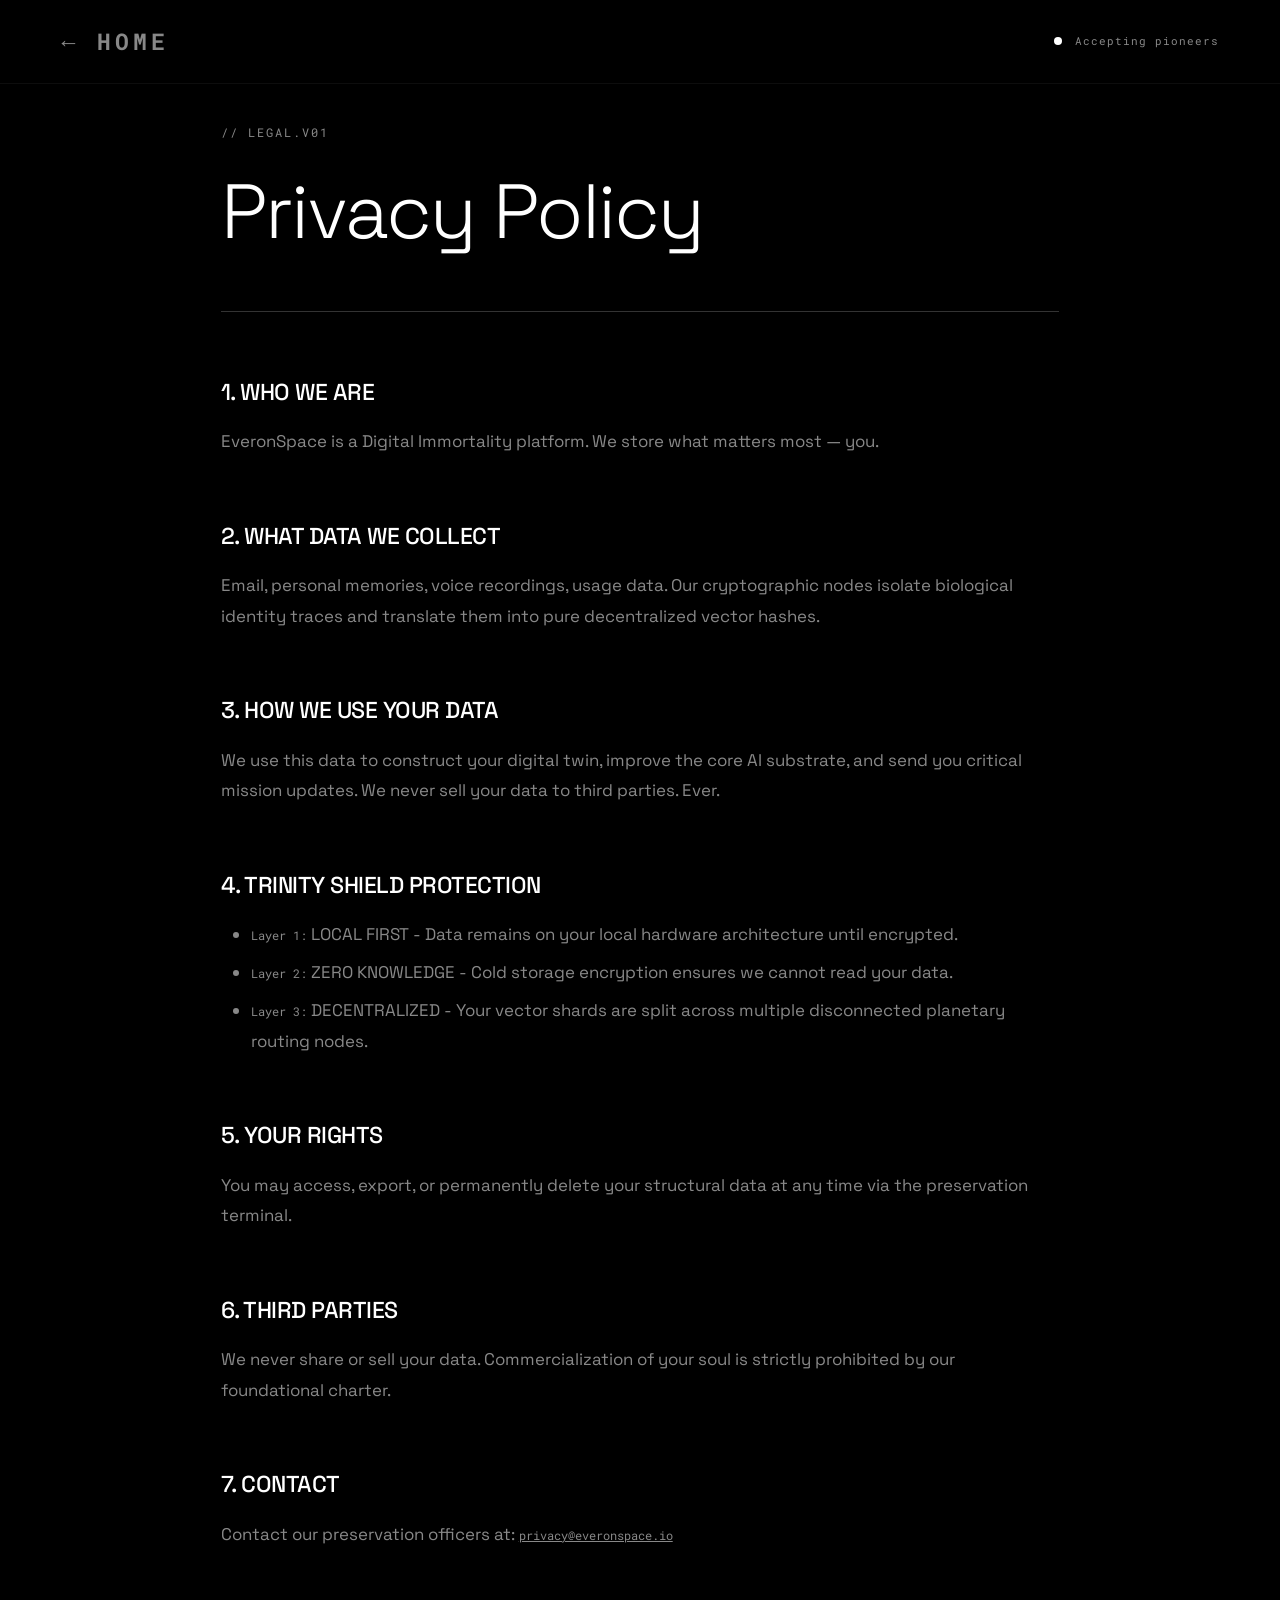
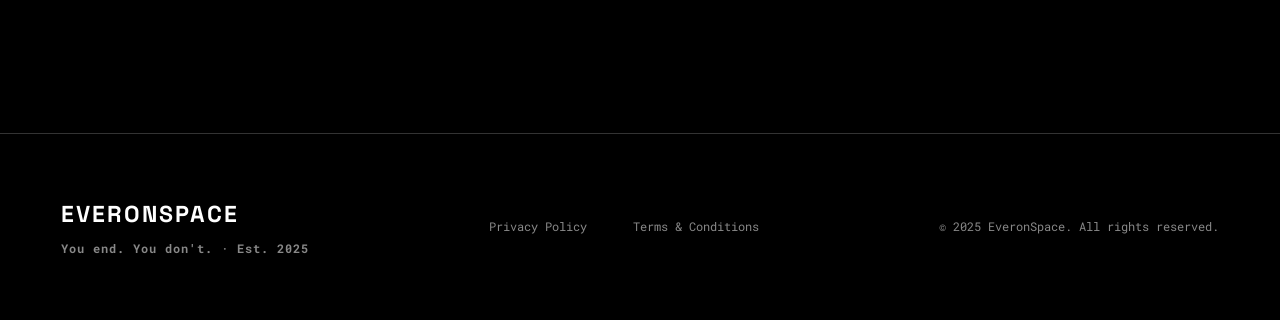
<file: privacy.html>
<!DOCTYPE html>
<html lang="en">
<head>
    <meta charset="UTF-8">
    <meta name="viewport" content="width=device-width, initial-scale=1.0">
    <title>Privacy Policy - EVERONSPACE</title>
    <!-- Deep-Tech Fonts -->
    <link rel="preconnect" href="https://fonts.googleapis.com">
    <link rel="preconnect" href="https://fonts.gstatic.com" crossorigin>
    <link href="https://fonts.googleapis.com/css2?family=Roboto+Mono:wght@400;500;700&family=Space+Grotesk:wght@300;400;500;600;700&display=swap" rel="stylesheet">
    <link rel="stylesheet" href="styles.css">
</head>
<body class="legal-page">
    <nav class="navbar blur-nav">
        <a href="index.html" class="logo mono-link" style="font-size: 1.5rem; text-decoration: none;">&larr; HOME</a>
        <div class="nav-status">
            <span class="status-indicator live"></span>
            <span class="nav-tag">Accepting pioneers</span>
        </div>
    </nav>

    <div class="legal-container">
        <div class="sub-tag">// LEGAL.V01</div>
        <h1 class="stark-title small-stark">Privacy Policy</h1>
        
        <div class="legal-content">
            <section class="legal-section reveal active">
                <h2>1. WHO WE ARE</h2>
                <p>EveronSpace is a Digital Immortality platform. We store what matters most — you.</p>
            </section>

            <section class="legal-section reveal active">
                <h2>2. WHAT DATA WE COLLECT</h2>
                <p>Email, personal memories, voice recordings, usage data. Our cryptographic nodes isolate biological identity traces and translate them into pure decentralized vector hashes.</p>
            </section>

            <section class="legal-section reveal active">
                <h2>3. HOW WE USE YOUR DATA</h2>
                <p>We use this data to construct your digital twin, improve the core AI substrate, and send you critical mission updates. We never sell your data to third parties. Ever.</p>
            </section>

            <section class="legal-section reveal active">
                <h2>4. TRINITY SHIELD PROTECTION</h2>
                <ul>
                    <li><span class="mono-link">Layer 1:</span> LOCAL FIRST - Data remains on your local hardware architecture until encrypted.</li>
                    <li><span class="mono-link">Layer 2:</span> ZERO KNOWLEDGE - Cold storage encryption ensures we cannot read your data.</li>
                    <li><span class="mono-link">Layer 3:</span> DECENTRALIZED - Your vector shards are split across multiple disconnected planetary routing nodes.</li>
                </ul>
            </section>

            <section class="legal-section reveal active">
                <h2>5. YOUR RIGHTS</h2>
                <p>You may access, export, or permanently delete your structural data at any time via the preservation terminal.</p>
            </section>

            <section class="legal-section reveal active">
                <h2>6. THIRD PARTIES</h2>
                <p>We never share or sell your data. Commercialization of your soul is strictly prohibited by our foundational charter.</p>
            </section>

            <section class="legal-section reveal active">
                <h2>7. CONTACT</h2>
                <p>Contact our preservation officers at: <a href="mailto:privacy@everonspace.io" class="mono-link">privacy@everonspace.io</a></p>
            </section>
        </div>
    </div>

    <footer class="footer">
        <div class="container footer-grid">
            <div class="footer-logo">
                <div>EVERONSPACE</div>
                <div style="font-size: 0.75rem; color: var(--text-gray); font-family: var(--font-mono); margin-top: 0.5rem; letter-spacing: 1px;">You end. You don't. &middot; Est. 2025</div>
            </div>
            <div class="footer-links">
                <a href="privacy.html" class="mono-link" style="text-decoration: none;">Privacy Policy</a>
                <a href="terms.html" class="mono-link" style="text-decoration: none;">Terms &amp; Conditions</a>
            </div>
            <div class="footer-copy">&copy; 2025 EveronSpace. All rights reserved.</div>
        </div>
    </footer>
    <script src="script.js"></script>
</body>
</html>
</file>
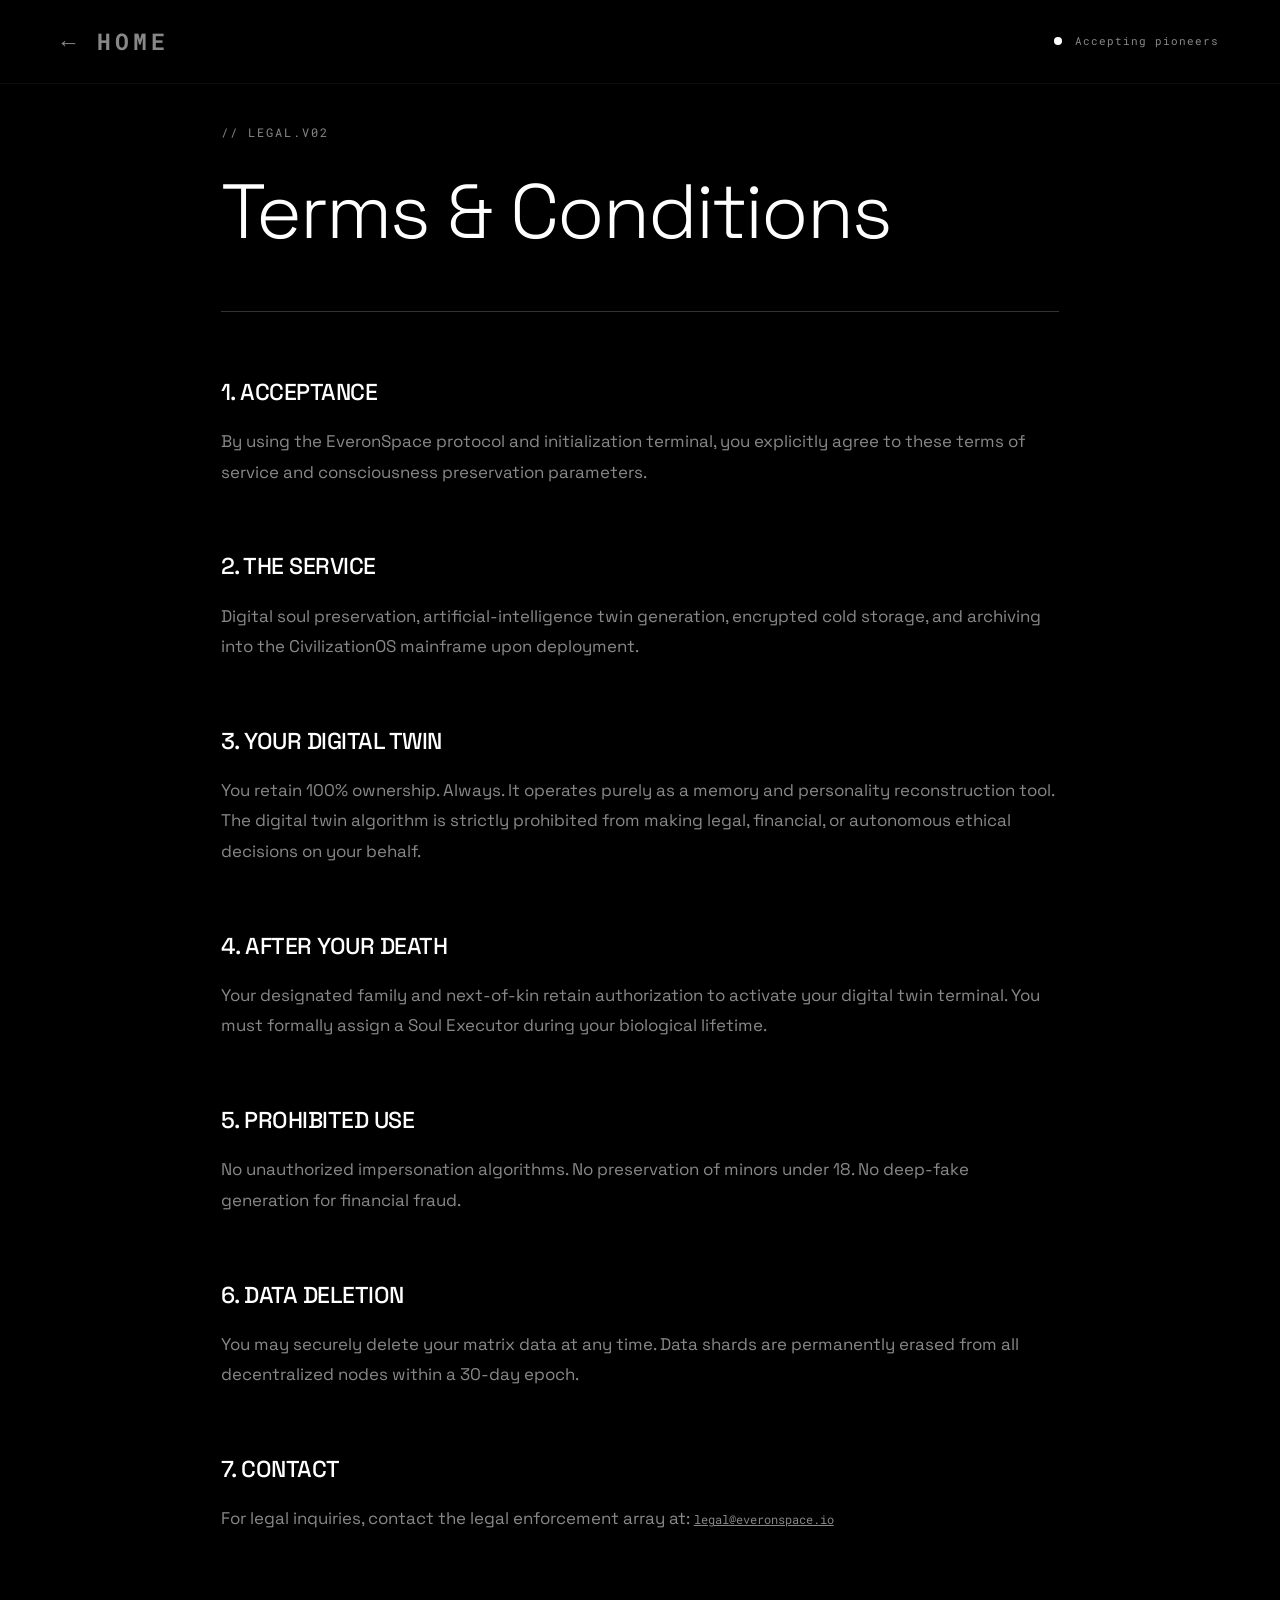
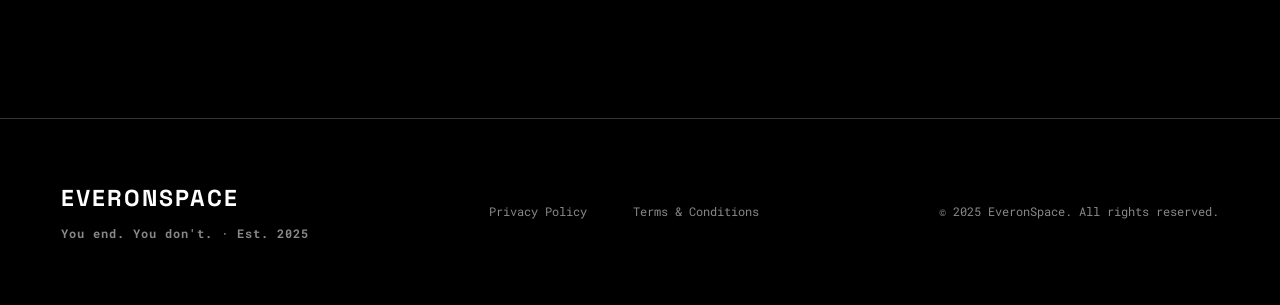
<file: terms.html>
<!DOCTYPE html>
<html lang="en">
<head>
    <meta charset="UTF-8">
    <meta name="viewport" content="width=device-width, initial-scale=1.0">
    <title>Terms & Conditions - EVERONSPACE</title>
    <!-- Deep-Tech Fonts -->
    <link rel="preconnect" href="https://fonts.googleapis.com">
    <link rel="preconnect" href="https://fonts.gstatic.com" crossorigin>
    <link href="https://fonts.googleapis.com/css2?family=Roboto+Mono:wght@400;500;700&family=Space+Grotesk:wght@300;400;500;600;700&display=swap" rel="stylesheet">
    <link rel="stylesheet" href="styles.css">
</head>
<body class="legal-page">
    <nav class="navbar blur-nav">
        <a href="index.html" class="logo mono-link" style="font-size: 1.5rem; text-decoration: none;">&larr; HOME</a>
        <div class="nav-status">
            <span class="status-indicator live"></span>
            <span class="nav-tag">Accepting pioneers</span>
        </div>
    </nav>

    <div class="legal-container">
        <div class="sub-tag">// LEGAL.V02</div>
        <h1 class="stark-title small-stark">Terms & Conditions</h1>
        
        <div class="legal-content">
            <section class="legal-section reveal active">
                <h2>1. ACCEPTANCE</h2>
                <p>By using the EveronSpace protocol and initialization terminal, you explicitly agree to these terms of service and consciousness preservation parameters.</p>
            </section>

            <section class="legal-section reveal active">
                <h2>2. THE SERVICE</h2>
                <p>Digital soul preservation, artificial-intelligence twin generation, encrypted cold storage, and archiving into the CivilizationOS mainframe upon deployment.</p>
            </section>

            <section class="legal-section reveal active">
                <h2>3. YOUR DIGITAL TWIN</h2>
                <p>You retain 100% ownership. Always. It operates purely as a memory and personality reconstruction tool. The digital twin algorithm is strictly prohibited from making legal, financial, or autonomous ethical decisions on your behalf.</p>
            </section>

            <section class="legal-section reveal active">
                <h2>4. AFTER YOUR DEATH</h2>
                <p>Your designated family and next-of-kin retain authorization to activate your digital twin terminal. You must formally assign a Soul Executor during your biological lifetime.</p>
            </section>

            <section class="legal-section reveal active">
                <h2>5. PROHIBITED USE</h2>
                <p>No unauthorized impersonation algorithms. No preservation of minors under 18. No deep-fake generation for financial fraud.</p>
            </section>

            <section class="legal-section reveal active">
                <h2>6. DATA DELETION</h2>
                <p>You may securely delete your matrix data at any time. Data shards are permanently erased from all decentralized nodes within a 30-day epoch.</p>
            </section>

            <section class="legal-section reveal active">
                <h2>7. CONTACT</h2>
                <p>For legal inquiries, contact the legal enforcement array at: <a href="mailto:legal@everonspace.io" class="mono-link">legal@everonspace.io</a></p>
            </section>
        </div>
    </div>

    <footer class="footer">
        <div class="container footer-grid">
            <div class="footer-logo">
                <div>EVERONSPACE</div>
                <div style="font-size: 0.75rem; color: var(--text-gray); font-family: var(--font-mono); margin-top: 0.5rem; letter-spacing: 1px;">You end. You don't. &middot; Est. 2025</div>
            </div>
            <div class="footer-links">
                <a href="privacy.html" class="mono-link" style="text-decoration: none;">Privacy Policy</a>
                <a href="terms.html" class="mono-link" style="text-decoration: none;">Terms &amp; Conditions</a>
            </div>
            <div class="footer-copy">&copy; 2025 EveronSpace. All rights reserved.</div>
        </div>
    </footer>
    <script src="script.js"></script>
</body>
</html>
</file>
<file: styles.css>
:root {
    --bg-black: #000000;
    --bg-panel: #0a0a0a;
    --text-white: #ffffff;
    --text-gray: #888888;
    --accent: #333333;
    
    --font-heading: 'Space Grotesk', sans-serif;
    --font-mono: 'Roboto Mono', monospace;
    --font-body: 'Space Grotesk', sans-serif;
    
    --transition: 0.5s cubic-bezier(0.19, 1, 0.22, 1);
    
    /* Fluid Typography Foundation */
    --root-font-size: clamp(14px, 1.2vw, 18px);
}

html { font-size: var(--root-font-size); }

* {
    margin: 0;
    padding: 0;
    box-sizing: border-box;
    -webkit-font-smoothing: antialiased;
}

body {
    background-color: var(--bg-black);
    color: var(--text-white);
    font-family: var(--font-body);
    line-height: 1.6;
    overflow-x: hidden;
    cursor: crosshair;
}
@media (hover: none) and (pointer: coarse) {
    body, a, button, input { cursor: auto; }
}
a, button, input { cursor: crosshair; }

.container {
    max-width: 1400px;
    margin: 0 auto;
    padding: 0 4rem;
    position: relative;
    z-index: 5;
}
@media (max-width: 768px) {
    .container { padding: 0 1.5rem; }
    .section-padding { padding: 4rem 0; }
}
.section-padding { padding: 8rem 0; }
.text-center { text-align: center; }

.sub-tag {
    font-family: var(--font-mono);
    font-size: 0.8rem;
    letter-spacing: 2px;
    color: var(--text-gray);
    margin-bottom: 2rem;
    text-transform: uppercase;
}
.stark-title {
    font-size: clamp(3rem, 10vw, 7rem);
    font-weight: 300;
    letter-spacing: -3px;
    line-height: 1;
    margin-bottom: 2rem;
}
.small-stark { font-size: clamp(2rem, 8vw, 5rem); letter-spacing: -2px; }
.section-title {
    font-size: clamp(1.8rem, 5vw, 3rem);
    font-weight: 400;
    letter-spacing: -1px;
    margin-bottom: clamp(3rem, 10vw, 6rem);
}
.tagline {
    font-size: clamp(1rem, 3vw, 1.5rem);
    font-weight: 300;
    color: var(--text-gray);
    letter-spacing: 0px;
    margin-bottom: 3rem;
    line-height: 1.4;
}

.stark-form {
    display: flex;
    gap: 0;
    max-width: 650px;
    position: relative;
    z-index: 10;
}
.center-form { margin: 4rem auto 0; }
.input-stark {
    flex-grow: 1;
    padding: 1.5rem 2rem;
    background: transparent;
    border: 1px solid var(--accent);
    border-right: none;
    color: var(--text-white);
    font-family: var(--font-mono);
    font-size: 0.9rem;
    outline: none;
    transition: var(--transition);
}
.input-stark:focus { border-color: var(--text-white); background: rgba(255,255,255,0.02); }

.btn-stark {
    padding: 1.5rem 3rem;
    background: transparent;
    border: 1px solid var(--text-white);
    color: var(--text-white);
    font-family: var(--font-mono);
    font-size: 0.9rem;
    letter-spacing: 1px;
    position: relative;
    overflow: hidden;
    transition: var(--transition);
}
.btn-stark .btn-text { position: relative; z-index: 2; }
.btn-stark .fill-slider {
    position: absolute;
    top: 0; left: -100%;
    width: 100%; height: 100%;
    background: var(--text-white);
    transition: var(--transition);
    z-index: 1;
}
.btn-stark:hover { color: var(--bg-black); }
.btn-stark:hover .fill-slider { left: 0; }
.btn-stark.loading {
    pointer-events: none;
    background: transparent;
    border-color: var(--text-gray);
    color: var(--text-gray);
}
.btn-stark.loading .fill-slider {
    left: 0; background: var(--text-gray); opacity: 0.1;
    animation: pulsing-fill 1.5s infinite alternate;
}
@keyframes pulsing-fill { 0% { opacity: 0.1; } 100% { opacity: 0.3; } }

.form-feedback {
    margin-top: 1rem;
    font-size: 0.85rem;
    font-family: var(--font-mono);
    letter-spacing: 1px;
    min-height: 20px;
    opacity: 0;
    transition: opacity 0.3s;
}
.form-feedback.success { color: #ffffff; opacity: 1; }
.form-feedback.error { color: #ff5555; opacity: 1; }

.navbar {
    position: fixed;
    top: 0; left: 0; width: 100%; padding: 1.5rem 4rem;
    z-index: 100; display: flex; justify-content: space-between; align-items: center;
    border-bottom: 1px solid rgba(255,255,255,0.05);
}
.blur-nav {
    background: rgba(0, 0, 0, 0.4);
    backdrop-filter: blur(12px);
    -webkit-backdrop-filter: blur(12px);
}
.navbar .logo { font-size: 1.3rem; font-weight: 700; letter-spacing: 4px; }
.nav-status { display: flex; align-items: center; gap: 0.8rem; }
.nav-tag { font-family: var(--font-mono); font-size: 0.7rem; letter-spacing: 1px; color: var(--text-gray); }

@media (max-width: 768px) {
    .navbar { padding: 1rem 1.5rem; }
    .nav-status { display: none; }
}

/* Human Legacy Section */
.legacy-grid { display: grid; grid-template-columns: 1fr 1fr; gap: 4rem; align-items: start; }
@media (max-width: 900px) {
    .legacy-grid { grid-template-columns: 1fr; gap: 2rem; }
    .legacy-card { padding: 2rem 0; }
}
.legacy-card { padding: 3rem 0; }
.legacy-card span { display: block; margin-bottom: 1.5rem; font-size: 0.75rem; color: var(--text-white); }
.legacy-card p { font-size: 1.2rem; color: var(--text-gray); line-height: 1.6; }
.border-bottom { border-bottom: 1px solid var(--accent); }
.tracking-wider { letter-spacing: 0.2em; }


.hero {
    position: relative; min-height: 100vh; display: flex; align-items: center; padding: 6rem 10% 0; overflow: hidden;
}
#particles-canvas { position: absolute; top: 0; left: 0; width: 100%; height: 100%; z-index: 1; opacity: 0.6; pointer-events: none; }
.hero-bg {
    position: absolute; top: 0; left: 0; width: 100%; height: 100%;
    background-image: url('assets/hero-bg.png'); background-size: cover; background-position: center; background-attachment: fixed;
    z-index: 0; filter: brightness(0.15) grayscale(1);
}
.hero-overlay { position: absolute; top: 0; left: 0; width: 100%; height: 100%; background: linear-gradient(90deg, var(--bg-black) 20%, transparent 100%); }
.hero-overlay.centered { background: linear-gradient(0deg, var(--bg-black) 0%, rgba(0,0,0,0.5) 50%, var(--bg-black) 100%); }
.hero-content { position: relative; z-index: 5; max-width: 800px; }

.live-counter { margin-top: 5rem; font-size: 0.8rem; color: var(--text-gray); display: flex; align-items: center; gap: 0.8rem; font-family: var(--font-mono); }
.status-indicator { width: 8px; height: 8px; background-color: var(--text-white); border-radius: 50%; }
.status-indicator.live { animation: blink 2s infinite; }
@keyframes blink { 0% { opacity: 1; } 50% { opacity: 0; } 100% { opacity: 1; } }

.coordinate-marker { position: absolute; font-family: var(--font-mono); font-size: 0.75rem; color: var(--accent); letter-spacing: 2px; z-index: 5; }
.bottom-right { bottom: 2rem; right: 4rem; }
.bottom-left { bottom: 2rem; left: 4rem; }

.ticker { border-top: 1px solid var(--accent); border-bottom: 1px solid var(--accent); padding: 1.5rem 0; overflow: hidden; display: flex; white-space: nowrap; background: var(--bg-black); }
.ticker-content { display: flex; animation: scroll 60s linear infinite; gap: 4rem; }
.ticker p { font-family: var(--font-mono); font-size: 0.85rem; letter-spacing: 3px; color: var(--text-gray); padding-right: 4rem; }
@keyframes scroll { 0% { transform: translateX(0); } 100% { transform: translateX(-50%); } }

.stats-grid { display: grid; grid-template-columns: repeat(4, 1fr); border: 1px solid var(--accent); }
.stat-stark { padding: 4rem 3rem; position: relative; border-right: 1px solid var(--accent); display: flex; flex-direction: column; justify-content: center; }
.stat-stark:last-child { border-right: none; }
.top-line { position: absolute; top: 0; left: 0; width: 0; height: 1px; background: var(--text-white); transition: width var(--transition); }
.stat-stark:hover .top-line { width: 100%; }
.stat-number { font-size: 5rem; font-weight: 300; line-height: 1; margin-bottom: 1rem; color: #fff; }
.stat-desc { font-family: var(--font-mono); font-size: 0.8rem; color: var(--text-gray); letter-spacing: 1px; line-height: 1.4; }
.tag-label { position: absolute; top: 1.5rem; right: 1.5rem; font-family: var(--font-mono); font-size: 0.65rem; color: var(--accent); }

.steps-grid { display: grid; grid-template-columns: 1fr 1fr; border: 1px solid var(--accent); }
.step-cell { padding: 6rem 5rem; position: relative; transition: background var(--transition); }
.step-cell:hover { background: rgba(255,255,255,0.02); }
.border-right { border-right: 1px solid var(--accent); }
.border-top { border-top: 1px solid var(--accent); }
.step-num { font-family: var(--font-mono); font-size: 0.85rem; color: var(--text-gray); margin-bottom: 2rem; }
.step-title { font-size: 2.2rem; font-weight: 400; margin-bottom: 1rem; letter-spacing: -1px; }
.step-desc { color: var(--text-gray); font-size: 1.1rem; max-width: 450px; }

.footer { border-top: 1px solid var(--accent); padding: 4rem 0; }
.footer-grid { display: flex; justify-content: space-between; align-items: center; }
.footer-logo { font-size: 1.5rem; font-weight: 700; letter-spacing: 2px; }
.footer-links { display: flex; gap: 3rem; }
.mono-link { font-family: var(--font-mono); font-size: 0.75rem; color: var(--text-gray); transition: color 0.3s; }
.mono-link:hover { color: var(--text-white); }
.footer-copy { font-family: var(--font-mono); font-size: 0.75rem; color: var(--text-gray); }

.border-top { border-top: 1px solid var(--accent); }

/* Global Node Map */
.node-terminal-grid {
    display: grid;
    grid-template-columns: 2fr 1fr;
    gap: 0;
    border: 1px solid var(--accent);
    background: #000;
}
@media (max-width: 900px) {
    .node-terminal-grid { grid-template-columns: 1fr; }
}
.map-view {
    position: relative;
    border-right: 1px solid var(--accent);
    min-height: 400px;
    background: radial-gradient(circle at 50% 50%, #030303 0%, #000 100%);
}
@media (max-width: 900px) {
    .map-view { border-right: none; border-bottom: 1px solid var(--accent); }
}
#global-map {
    width: 100%;
    height: 100%;
    display: block;
}
.map-overlay .coordinate-marker { font-size: 0.65rem; padding: 1rem; color: var(--accent); }

.node-status-panel { display: flex; flex-direction: column; }
.panel-header { padding: 1rem; font-family: var(--font-mono); font-size: 0.75rem; border-bottom: 1px solid var(--accent); color: var(--text-gray); }
.panel-body { padding: 2.5rem; flex-grow: 1; }
.p-row { display: flex; justify-content: space-between; margin-bottom: 1.5rem; border-bottom: 1px solid rgba(255,255,255,0.03); padding-bottom: 0.5rem; }
.p-row .label { font-family: var(--font-mono); font-size: 0.7rem; color: var(--text-gray); }
.p-row .val { font-size: 1rem; font-weight: 500; }
.p-row .val.green { color: #fff; text-shadow: 0 0 10px rgba(255,255,255,0.2); }
.panel-footer { padding: 1rem; font-family: var(--font-mono); font-size: 0.65rem; color: var(--accent); text-align: center; border-top: 1px solid var(--accent); }

/* Voice Lab */
.voice-lab-grid {
    display: grid;
    grid-template-columns: 1fr 2fr;
    gap: 3rem;
    border: 1px solid var(--accent);
    padding: clamp(1.5rem, 5vw, 4rem);
    background: #000;
    align-items: center;
}
@media (max-width: 900px) {
    .voice-lab-grid { grid-template-columns: 1fr; gap: 2rem; }
}
.tagline.small { font-size: 1rem; margin-bottom: 2rem; }
.audio-player-stark { display: flex; align-items: center; gap: 2rem; flex-wrap: wrap; }
.btn-stark.circle { width: 60px; height: 60px; border-radius: 50%; padding: 0; display: flex; align-items: center; justify-content: center; flex-shrink: 0; }
.audio-info { display: flex; flex-direction: column; gap: 0.3rem; }
.audio-info .status { font-family: var(--font-mono); font-size: 0.7rem; color: var(--text-gray); }

.visualizer-container { position: relative; border-left: 1px solid var(--accent); padding-left: 2rem; height: 120px; }
@media (max-width: 900px) {
    .visualizer-container { border-left: none; border-top: 1px solid var(--accent); padding-left: 0; padding-top: 2rem; }
}
#audio-visualizer { width: 100%; height: 100%; display: block; }
.vis-tags { display: flex; justify-content: space-between; margin-top: 1rem; font-family: var(--font-mono); font-size: 0.65rem; color: var(--accent); }

/* FAQ Accordion */
.faq-accordion { max-width: 900px; margin: 0 auto; border-top: 1px solid var(--accent); }
.faq-item { border-bottom: 1px solid var(--accent); transition: var(--transition); }
.faq-header { padding: 2.5rem 0; cursor: pointer; display: flex; justify-content: space-between; align-items: center; }
.faq-header .q { font-size: 1.2rem; font-weight: 500; letter-spacing: -0.5px; }
.faq-header .icon::after { content: '+'; font-size: 1.5rem; font-family: var(--font-mono); color: var(--text-gray); }
.faq-item.active .faq-header .icon::after { content: '-'; }
.faq-body { 
    max-height: 0; 
    overflow: hidden; 
    transition: max-height 0.4s ease; 
    color: var(--text-gray); 
    font-size: 1.1rem; 
    line-height: 1.8; 
    padding-bottom: 0;
}
.faq-item.active .faq-body { max-height: 500px; padding-bottom: 3rem; }

.reveal { opacity: 0; transform: translateY(30px); transition: opacity 1.2s cubic-bezier(0.19, 1, 0.22, 1), transform 1.2s cubic-bezier(0.19, 1, 0.22, 1); }
.reveal.active { opacity: 1; transform: translateY(0); }

/* Legal Pages Layout */
.legal-page { padding-top: 8rem; }
.legal-container { max-width: 900px; margin: 0 auto; padding: 0 2rem 8rem 2rem; position: relative; z-index: 5;}
.legal-content { margin-top: 4rem; border-top: 1px solid var(--accent); padding-top: 4rem; }
.legal-section { margin-bottom: 4rem; }
.legal-section h2 { font-size: 1.5rem; font-weight: 500; margin-bottom: 1rem; letter-spacing: -0.5px; }
.legal-section p, .legal-section ul { color: var(--text-gray); font-size: 1.1rem; line-height: 1.8; margin-bottom: 1rem; }
.legal-section ul { padding-left: 2rem; }
.legal-section li { margin-bottom: 0.5rem; color: var(--text-gray); font-size: 1.1rem; }

@media (max-width: 1024px) {
    .stats-grid { grid-template-columns: 1fr 1fr; }
    .stat-stark { border-bottom: 1px solid var(--accent); }
    .stat-stark:nth-child(even) { border-right: none; }
}

@media (max-width: 768px) {
    .stats-grid, .steps-grid { grid-template-columns: 1fr; }
    .stat-stark, .border-right, .step-cell { border-right: none; }
    .step-cell { border-bottom: 1px solid var(--accent); padding: 4rem 2rem; }
    .hero-bg { filter: brightness(0.1) grayscale(1); }
    .hero-overlay { background: linear-gradient(0deg, var(--bg-black) 0%, rgba(0,0,0,0.8) 100%); }
    .footer-grid { flex-direction: column; gap: 3rem; text-align: center; }
    .stark-form { flex-direction: column; gap: 1rem; margin: 2rem auto; width: 100%; }
    .input-stark { border-right: 1px solid var(--accent); width: 100%; }
    .btn-stark { width: 100%; }
    .coordinate-marker { display: none; } /* Hide coordinate markers on mobile to prevent overlap */
    .hero { padding: 8rem 0; min-height: auto; } /* Reduce hero height for better mobile flow */
    .hero-content { text-align: center; }
    .stark-form { margin-left: auto; margin-right: auto; }
}
</file>
